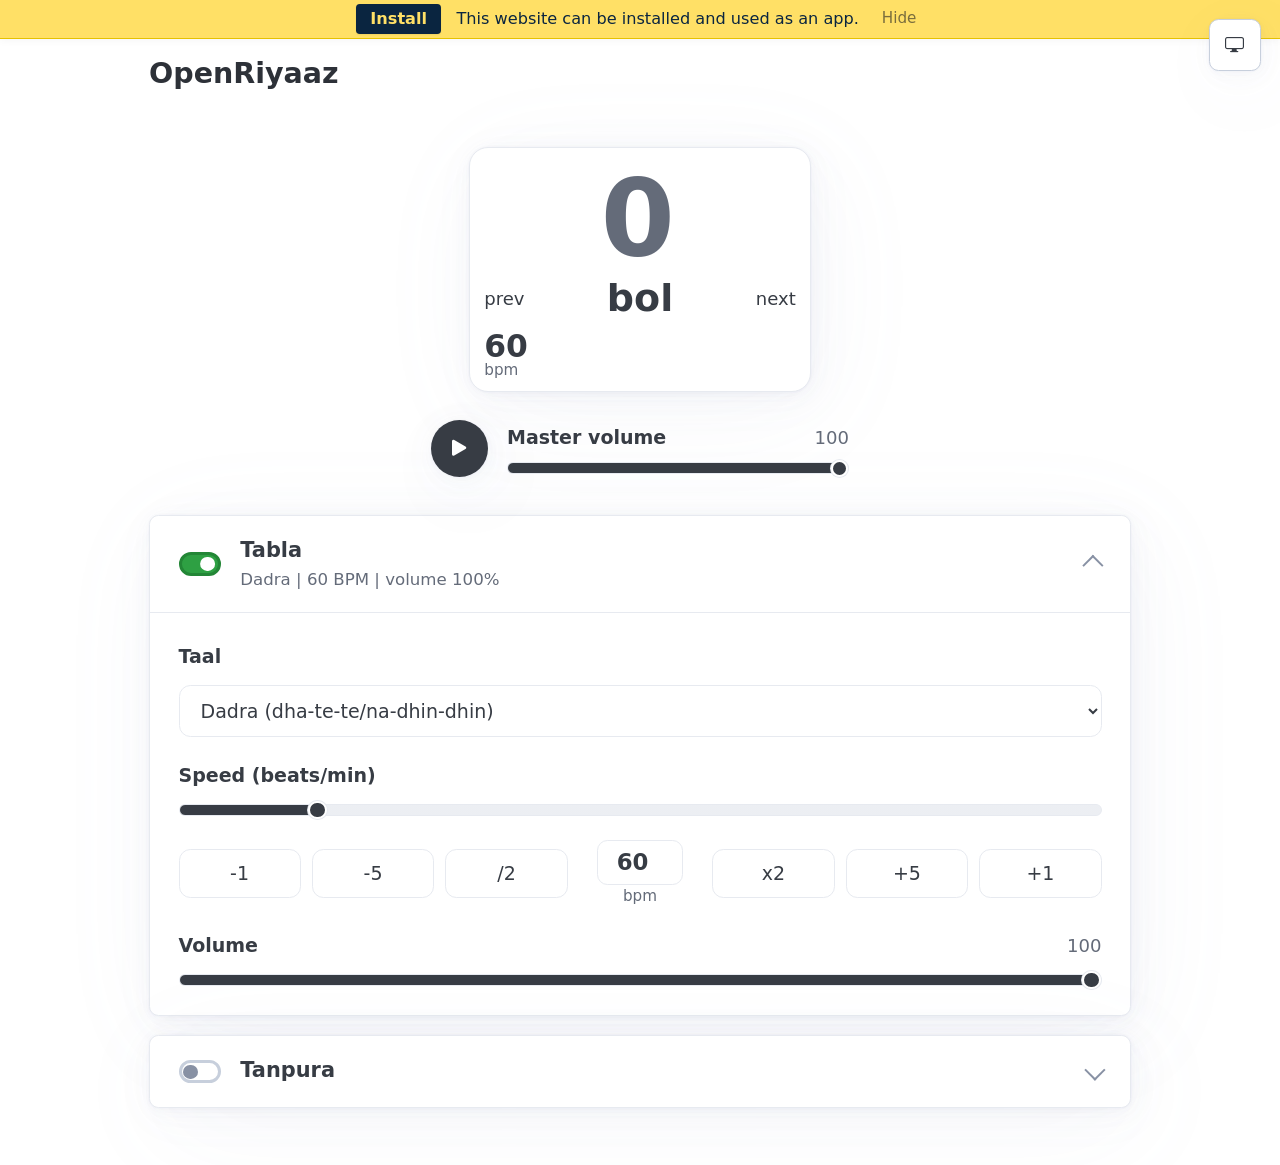
<file: index.html>
<!doctype html>
<html lang="en">

<head>
  <meta charset="UTF-8" />
  <meta name="viewport" content="width=device-width, initial-scale=1.0" />
  <meta name="description" content="OpenRiyaaz" />
  <meta name="theme-color" content="#ffffff" />
  <link rel="manifest" href="./manifest.json" />
  <link rel="icon" type="image/svg+xml" href="./assets/icons/logo.svg" />
  <link rel="icon" type="image/png" sizes="192x192" href="./assets/icons/icons/manifest-icon-192.maskable.png" />
  <link rel="apple-touch-icon" sizes="180x180" href="./assets/icons/icons/apple-icon-180.png" />
  <meta name="apple-mobile-web-app-capable" content="yes" />
  <meta name="apple-mobile-web-app-title" content="OpenRiyaaz" />
  <meta name="mobile-web-app-capable" content="yes" />
  <title>OpenRiyaaz</title>
  <link rel="stylesheet" href="https://cdn.jsdelivr.net/npm/bootstrap-icons@1.13.1/font/bootstrap-icons.min.css" />
  <link rel="stylesheet" href="./styles/style.css" />
</head>

<body>
  <div id="pwa-banner" class="pwa-banner" hidden>
    <button id="pwa-install" class="pwa-install" type="button">Install</button>
    <span>This website can be installed and used as an app.</span>
    <button id="pwa-hide" class="pwa-hide" type="button">Hide</button>
  </div>

  <div id="enable-track-prompt" class="confirm-overlay" hidden>
    <div class="confirm-dialog" role="dialog" aria-modal="true" aria-labelledby="enable-track-title">
      <h3 id="enable-track-title">No instrument is enabled</h3>
      <p>Enable Tabla and start playback now?</p>
      <div class="confirm-actions">
        <button id="enable-tabla-yes" class="confirm-primary" type="button">Yes, enable tabla</button>
        <button id="enable-tabla-no" class="confirm-secondary" type="button">No, do nothing</button>
      </div>
    </div>
  </div>

  <button id="theme-toggle" class="theme-toggle theme-toggle-floating" type="button" aria-label="Theme: System"
    title="Theme: System" data-theme-mode="auto">
    <i class="bi bi-display" aria-hidden="true"></i>
  </button>

  <header class="container site-header">
    <nav class="site-nav" aria-label="Main navigation">
      <ul class="nav-list brand-list">
        <li>
          <h1 class="site-title"><strong>OpenRiyaaz</strong></h1>
        </li>
      </ul>
    </nav>
  </header>

  <main class="container main-content">
    <section class="practice-console" aria-label="Playback console">
      <div class="practice-display" aria-label="Current playback display">
        <div class="display-count">4</div>
        <div class="display-bols-row">
          <span>Na</span>
          <span>DhaGe</span>
          <span>Tin</span>
        </div>
        <div class="display-meta-row">
          <div class="display-tempo">
            <strong>60</strong>
            <span>bpm</span>
          </div>
        </div>
      </div>

      <div class="master-controls" aria-label="Master controls">
        <button id="master-play-toggle" class="master-play-button" type="button" aria-label="Play"
          aria-pressed="false">
          <i class="bi bi-play-fill" aria-hidden="true"></i>
        </button>

        <div class="master-volume-group">
          <div class="master-volume-head">
            <label for="master-volume">Master volume</label>
            <span id="master-volume-value">100</span>
          </div>
          <input id="master-volume" class="master-volume-slider" type="range" min="0" max="100" value="100" />
        </div>
      </div>
    </section>

    <section id="accordion-list" aria-label="Practice sections"></section>
  </main>

  <script src="./scripts/ui-utils.js"></script>
  <script src="./scripts/tabla.js"></script>
  <script src="./scripts/scripts.js"></script>
</body>

</html>
</file>
<file: styles/style.css>
:root {
  color-scheme: light;
  --font-family: system-ui, "Segoe UI", Roboto, Oxygen, Ubuntu, Cantarell, Helvetica, Arial, "Helvetica Neue", sans-serif;
  --line-height: 1.5;
  --font-size: 100%;
  --font-weight: 400;
  --spacing: 1rem;
  --border-radius: 0.5rem;
  --border-width: 0.0625rem;
  --outline-width: 0.125rem;
  --transition: 0.2s ease-in-out;
  --nav-element-spacing-vertical: 1rem;
  --nav-element-spacing-horizontal: 0.5rem;
  --nav-link-spacing-vertical: 0.5rem;
  --nav-link-spacing-horizontal: 0.5rem;
  --background-color: #ffffff;
  --color: #373c44;
  --muted-color: #646b79;
  --muted-border-color: rgb(231, 234, 239.5);
  --card-background-color: #ffffff;
  --form-element-background-color: #ffffff;
  --form-element-border-color: #c7cfdc;
  --h1-color: #2d3138;
  --h2-color: #373c44;
  --select-chevron-color: rgb(136, 145, 164);
  --focus-color: rgba(2, 154, 232, 0.5);
  --box-shadow:
    0.0145rem 0.029rem 0.174rem rgba(129, 145, 181, 0.01698),
    0.0335rem 0.067rem 0.402rem rgba(129, 145, 181, 0.024),
    0.0625rem 0.125rem 0.75rem rgba(129, 145, 181, 0.03),
    0.1125rem 0.225rem 1.35rem rgba(129, 145, 181, 0.036),
    0.2085rem 0.417rem 2.502rem rgba(129, 145, 181, 0.04302),
    0.5rem 1rem 6rem rgba(129, 145, 181, 0.06),
    0 0 0 0.0625rem rgba(129, 145, 181, 0.015);
}

:root[data-theme="dark"] {
  color-scheme: dark;
  --background-color: rgb(19, 22.5, 30.5);
  --color: #c2c7d0;
  --muted-color: #7b8495;
  --muted-border-color: #202632;
  --card-background-color: #181c25;
  --form-element-background-color: rgb(28, 33, 43.5);
  --form-element-border-color: #2a3140;
  --h1-color: #f0f1f3;
  --h2-color: #e0e3e7;
  --select-chevron-color: rgb(136, 145, 164);
  --focus-color: rgba(1, 170, 255, 0.375);
  --box-shadow:
    0.0145rem 0.029rem 0.174rem rgba(7, 8.5, 12, 0.01698),
    0.0335rem 0.067rem 0.402rem rgba(7, 8.5, 12, 0.024),
    0.0625rem 0.125rem 0.75rem rgba(7, 8.5, 12, 0.03),
    0.1125rem 0.225rem 1.35rem rgba(7, 8.5, 12, 0.036),
    0.2085rem 0.417rem 2.502rem rgba(7, 8.5, 12, 0.04302),
    0.5rem 1rem 6rem rgba(7, 8.5, 12, 0.06),
    0 0 0 0.0625rem rgba(7, 8.5, 12, 0.015);
}

@media (prefers-color-scheme: dark) {
  :root:not([data-theme="light"]) {
    color-scheme: dark;
    --background-color: rgb(19, 22.5, 30.5);
    --color: #c2c7d0;
    --muted-color: #7b8495;
    --muted-border-color: #202632;
    --card-background-color: #181c25;
    --form-element-background-color: rgb(28, 33, 43.5);
    --form-element-border-color: #2a3140;
    --h1-color: #f0f1f3;
    --h2-color: #e0e3e7;
    --select-chevron-color: rgb(136, 145, 164);
    --focus-color: rgba(1, 170, 255, 0.375);
    --box-shadow:
      0.0145rem 0.029rem 0.174rem rgba(7, 8.5, 12, 0.01698),
      0.0335rem 0.067rem 0.402rem rgba(7, 8.5, 12, 0.024),
      0.0625rem 0.125rem 0.75rem rgba(7, 8.5, 12, 0.03),
      0.1125rem 0.225rem 1.35rem rgba(7, 8.5, 12, 0.036),
      0.2085rem 0.417rem 2.502rem rgba(7, 8.5, 12, 0.04302),
      0.5rem 1rem 6rem rgba(7, 8.5, 12, 0.06),
      0 0 0 0.0625rem rgba(7, 8.5, 12, 0.015);
  }
}

@media (min-width: 576px) {
  :root {
    --font-size: 106.25%;
  }
}

@media (min-width: 768px) {
  :root {
    --font-size: 112.5%;
  }
}

@media (min-width: 1024px) {
  :root {
    --font-size: 118.75%;
  }
}

*,
*::before,
*::after {
  box-sizing: border-box;
}

html {
  font-size: var(--font-size);
  -webkit-text-size-adjust: 100%;
  scroll-behavior: smooth;
}

body {
  min-height: 100vh;
  margin: 0;
  display: flex;
  flex-direction: column;
  background: var(--background-color);
  color: var(--color);
  font-family: var(--font-family);
  font-weight: var(--font-weight);
  line-height: var(--line-height);
}

main {
  flex: 1;
}

.sr-only {
  position: absolute;
  width: 1px;
  height: 1px;
  padding: 0;
  margin: -1px;
  overflow: hidden;
  clip: rect(0, 0, 0, 0);
  white-space: nowrap;
  border: 0;
}

.pwa-banner {
  display: flex;
  align-items: center;
  justify-content: center;
  gap: 0.8rem;
  flex-wrap: wrap;
  padding: 0.2rem 1rem;
  background: #ffe066;
  color: #0a2540;
  font-size: 0.85rem;
  font-weight: 500;
  border-bottom: 1px solid #e6c200;
  box-shadow: 0 2px 8px rgba(0, 0, 0, 0.04);
}

.pwa-banner[hidden] {
  display: none;
}

.pwa-install {
  margin: 0;
  padding: 0.15rem 0.75rem;
  border: none;
  border-radius: 0.2rem;
  background: #0a2540;
  color: #ffe066;
  font: inherit;
  font-size: 0.85rem;
  font-weight: 700;
  cursor: pointer;
  box-shadow: 0 1px 2px rgba(0, 0, 0, 0.07);
  transition: background-color var(--transition);
}

.pwa-install:hover {
  background: #1a2a4a;
}

.pwa-hide {
  margin: 0;
  padding: 0.15rem 0.4rem;
  border: none;
  background: transparent;
  color: #222222;
  font: inherit;
  font-size: 0.8rem;
  cursor: pointer;
  opacity: 0.6;
  transition: opacity var(--transition);
}

.pwa-hide:hover {
  opacity: 1;
}

.confirm-overlay {
  position: fixed;
  inset: 0;
  z-index: 80;
  display: grid;
  place-items: center;
  padding: 1rem;
  background: rgba(7, 10, 16, 0.55);
}

.confirm-overlay[hidden] {
  display: none;
}

.confirm-dialog {
  width: min(100%, 26rem);
  border: var(--border-width) solid var(--form-element-border-color);
  border-radius: calc(var(--border-radius) + 0.15rem);
  background: var(--card-background-color);
  color: var(--color);
  box-shadow: var(--box-shadow);
  padding: 1rem;
}

.confirm-dialog h3 {
  margin: 0 0 0.35rem;
  font-size: 1rem;
  color: var(--h1-color);
}

.confirm-dialog p {
  margin: 0 0 0.85rem;
  color: var(--muted-color);
  font-size: 0.95rem;
}

.confirm-actions {
  display: flex;
  gap: 0.55rem;
  justify-content: flex-end;
  flex-wrap: wrap;
}

.confirm-actions button {
  margin: 0;
  border: var(--border-width) solid var(--form-element-border-color);
  border-radius: 0.45rem;
  padding: 0.45rem 0.75rem;
  font: inherit;
  font-size: 0.85rem;
  cursor: pointer;
  transition: background-color var(--transition), border-color var(--transition), color var(--transition);
}

.confirm-primary {
  background: var(--h1-color);
  border-color: var(--h1-color);
  color: var(--background-color);
}

.confirm-secondary {
  background: var(--form-element-background-color);
  color: var(--color);
}

h1,
h2,
p {
  margin-top: 0;
}

h1,
h2,
strong {
  font-weight: 700;
}

h1 {
  color: var(--h1-color);
  font-size: 1.5rem;
  line-height: 1.125;
}

h2 {
  margin-bottom: 2rem;
  color: var(--h2-color);
  font-size: 1.75rem;
  line-height: 1.15;
}

p {
  margin-bottom: 1rem;
}

small {
  font-size: 0.875em;
}

.container {
  width: min(100%, 1020px);
  margin: 0 auto;
  padding-right: 1rem;
  padding-left: 1rem;
}

.site-header {
  padding-top: 0;
}

.site-nav,
.nav-list {
  display: flex;
  align-items: center;
}

.site-nav {
  justify-content: space-between;
  overflow: visible;
}

.nav-list {
  margin: 0;
  padding: 0;
  list-style: none;
}

.brand-list {
  margin-left: calc(var(--nav-element-spacing-horizontal) * -1);
}

.controls-list {
  margin-right: calc(var(--nav-element-spacing-horizontal) * -1);
}

.nav-list li {
  display: inline-flex;
  align-items: center;
  gap: 0.5rem;
  padding: var(--nav-element-spacing-vertical) var(--nav-element-spacing-horizontal);
}

.site-title {
  margin-bottom: 0;
}

.theme-toggle {
  position: relative;
  display: inline-flex;
  align-items: center;
  justify-content: center;
  width: 2.75rem;
  height: 2.75rem;
  margin: 0;
  padding: 0;
  border: var(--border-width) solid var(--form-element-border-color);
  border-radius: var(--border-radius);
  background-color: var(--form-element-background-color);
  color: var(--color);
  font: inherit;
  line-height: 1;
  cursor: pointer;
  transition:
    border-color var(--transition),
    box-shadow var(--transition),
    background-color var(--transition),
    color var(--transition);
}

.theme-toggle:hover {
  background-color: var(--card-background-color);
}

.theme-toggle:focus {
  outline: none;
  border-color: var(--focus-color);
  box-shadow: 0 0 0 var(--outline-width) var(--focus-color);
}

.theme-toggle i {
  font-size: 1rem;
}

.theme-toggle-floating {
  position: fixed;
  top: 1rem;
  right: 1rem;
  z-index: 30;
  box-shadow: var(--box-shadow);
  opacity: 1;
  transform: translateY(0);
  transition:
    border-color var(--transition),
    box-shadow var(--transition),
    background-color var(--transition),
    color var(--transition),
    opacity var(--transition),
    transform var(--transition);
}

.theme-toggle-floating.is-hidden {
  opacity: 0;
  transform: translateY(-0.75rem);
  pointer-events: none;
}

.practice-console {
  margin-bottom: 2rem;
}

.practice-display {
  width: min(100%, 18rem);
  margin: 0 auto 1.5rem;
  padding: 0.75rem 0.75rem 0.6rem;
  border: 1px solid var(--muted-border-color);
  border-radius: 1rem;
  background: var(--card-background-color);
  box-shadow: var(--box-shadow);
  color: var(--muted-color);
}

.display-status-row,
.display-meta-row,
.display-bols-row {
  display: flex;
  align-items: center;
  justify-content: space-between;
}

.display-status-row {
  min-height: 1.5rem;
}

.display-status-dot {
  width: 0.8rem;
  height: 0.8rem;
  border: 0.2rem solid var(--muted-color);
  border-radius: 50%;
}

.display-expand-button {
  display: inline-flex;
  align-items: center;
  justify-content: center;
  width: 1.9rem;
  height: 1.9rem;
  padding: 0;
  border: none;
  background: transparent;
  color: var(--muted-color);
  font-size: 1rem;
  cursor: pointer;
}

.display-count {
  margin: 0.35rem 0 0.15rem;
  color: var(--muted-color);
  font-size: clamp(4rem, 14vw, 5.6rem);
  line-height: 0.95;
  text-align: center;
  font-weight: 700;
  letter-spacing: 0.04em;
}

.display-bols-row {
  display: grid;
  grid-template-columns: minmax(0, 1fr) auto minmax(0, 1fr);
  align-items: center;
  gap: 0.75rem;
  margin-top: -0.15rem;
  color: var(--color);
  font-size: 0.95rem;
}

.display-bols-row span:first-child {
  justify-self: start;
  text-align: left;
}

.display-bols-row span:nth-child(2) {
  justify-self: center;
  text-align: center;
}

.display-bols-row span:last-child {
  justify-self: end;
  text-align: right;
}

.display-bols-row span:nth-child(2) {
  color: var(--h2-color);
  font-size: 2rem;
  font-weight: 700;
}

.display-meta-row {
  margin-top: 0.2rem;
}

.display-tempo {
  display: flex;
  flex-direction: column;
  color: var(--color);
  line-height: 1.05;
}

.display-tempo strong {
  font-size: 1.65rem;
}

.display-tempo span,
.display-scale {
  color: var(--muted-color);
  font-size: 0.8rem;
}

.display-scale {
  align-self: flex-end;
  font-size: 1.6rem;
  line-height: 1;
}

.master-controls {
  display: flex;
  align-items: center;
  justify-content: center;
  gap: 1rem;
  width: min(100%, 22rem);
  margin: 0 auto;
}

.master-play-button {
  display: inline-flex;
  align-items: center;
  justify-content: center;
  width: 3rem;
  height: 3rem;
  padding: 0;
  border: 1px solid transparent;
  border-radius: 50%;
  background: var(--color);
  color: var(--background-color);
  font-size: 1.5rem;
  box-shadow: var(--box-shadow);
  cursor: pointer;
  transition:
    transform var(--transition),
    background-color var(--transition),
    color var(--transition),
    border-color var(--transition);
}

.master-play-button:hover {
  transform: translateY(-1px);
}

.master-play-button[aria-pressed="true"] {
  background: var(--h2-color);
}

.master-volume-group {
  display: grid;
  gap: 0.55rem;
  flex: 1;
}

.master-volume-head {
  display: flex;
  align-items: center;
  justify-content: space-between;
  gap: 1rem;
}

.master-volume-head label {
  color: var(--color);
  font-weight: 600;
}

.master-volume-head span {
  color: var(--muted-color);
  font-size: 0.95rem;
}

.master-volume-slider {
  --slider-fill-percent: 82%;
  width: 100%;
  flex: 1;
  margin: 0;
  appearance: none;
  height: 0.65rem;
  border-radius: 999px;
  border: 1px solid var(--muted-border-color);
  background: linear-gradient(
    90deg,
    var(--h2-color) 0%,
    var(--h2-color) var(--slider-fill-percent),
    color-mix(in srgb, var(--muted-border-color) 78%, transparent) var(--slider-fill-percent),
    color-mix(in srgb, var(--muted-border-color) 78%, transparent) 100%
  );
  outline: none;
}

.master-volume-slider::-webkit-slider-thumb {
  appearance: none;
  width: 0.9rem;
  height: 0.9rem;
  border: 2px solid var(--background-color);
  border-radius: 999px;
  background: var(--h2-color);
  box-shadow: 0 0 0 1px var(--muted-border-color);
  cursor: pointer;
}

.master-volume-slider::-moz-range-track {
  height: 0.65rem;
  border-radius: 999px;
  border: 1px solid var(--muted-border-color);
  background: color-mix(in srgb, var(--muted-border-color) 78%, transparent);
}

.master-volume-slider::-moz-range-progress {
  height: 0.65rem;
  border-radius: 999px;
  background: var(--h2-color);
}

.master-volume-slider::-moz-range-thumb {
  width: 0.9rem;
  height: 0.9rem;
  border: 2px solid var(--background-color);
  border-radius: 999px;
  background: var(--h2-color);
  box-shadow: 0 0 0 1px var(--muted-border-color);
  cursor: pointer;
}

.main-content {
  padding-top: 2rem;
  padding-bottom: 2rem;
}

.accordion-card {
  margin-bottom: 1rem;
  overflow: hidden;
  border: 1px solid var(--muted-border-color);
  border-radius: var(--border-radius);
  background: var(--card-background-color);
  box-shadow: var(--box-shadow);
}

.accordion-card details {
  margin: 0;
}

.accordion-card summary {
  display: flex;
  align-items: center;
  padding: 1rem 1.5rem;
  margin: 0;
  list-style: none;
  background: var(--form-element-background-color);
  border-radius: var(--border-radius);
  cursor: pointer;
  transition:
    background-color var(--transition),
    border-color var(--transition);
}

.accordion-card summary::-webkit-details-marker {
  display: none;
}

.accordion-card details[open] summary {
  margin-bottom: 0;
  border-bottom: 1px solid var(--muted-border-color);
  border-bottom-right-radius: 0;
  border-bottom-left-radius: 0;
}

.summary-content {
  display: flex;
  align-items: center;
  gap: 1rem;
  width: 100%;
}

.summary-content::after {
  content: "";
  margin-left: auto;
  width: 0.8rem;
  height: 0.8rem;
  border-right: 2px solid var(--select-chevron-color);
  border-bottom: 2px solid var(--select-chevron-color);
  transform: rotate(45deg) translateY(-0.1rem);
  transition: transform var(--transition);
}

.accordion-card details[open] .summary-content::after {
  transform: rotate(225deg) translateY(-0.05rem);
}

.accordion-header-text {
  display: flex;
  flex-direction: column;
  gap: 0.1rem;
}

.accordion-header-text strong {
  display: block;
  font-size: 1.1rem;
  color: var(--color);
}

.accordion-description {
  color: var(--muted-color);
  font-weight: 400;
}

.accordion-content {
  padding: 1.5rem;
}

.accordion-content p:last-child {
  margin-bottom: 0;
}

.instrument-panel {
  display: grid;
  gap: 1.25rem;
}

.instrument-panel-header {
  display: flex;
  flex-direction: column;
  gap: 0.2rem;
}

.instrument-panel-title {
  font-size: 1.15rem;
  color: var(--color);
}

.instrument-panel-subtitle {
  color: var(--muted-color);
  font-size: 0.9rem;
}

.instrument-control-block {
  display: grid;
  gap: 0.75rem;
}

.instrument-control-head {
  display: flex;
  align-items: center;
  justify-content: space-between;
  gap: 1rem;
}

.instrument-control-head label {
  color: var(--color);
  font-weight: 600;
}

.instrument-control-head span {
  color: var(--muted-color);
  font-size: 0.95rem;
}

.instrument-select {
  width: 100%;
  margin: 0;
  padding: 0.7rem 0.9rem;
  border: 1px solid var(--muted-border-color);
  border-radius: 0.6rem;
  background: var(--form-element-background-color);
  color: var(--color);
  font: inherit;
}

.instrument-select:focus {
  outline: none;
  border-color: var(--focus-color);
  box-shadow: 0 0 0 var(--outline-width) var(--focus-color);
}

.instrument-slider {
  --slider-fill-percent: 82%;
  width: 100%;
  margin: 0;
  appearance: none;
  height: 0.65rem;
  border-radius: 999px;
  border: 1px solid var(--muted-border-color);
  background: linear-gradient(
    90deg,
    var(--h2-color) 0%,
    var(--h2-color) var(--slider-fill-percent),
    color-mix(in srgb, var(--muted-border-color) 78%, transparent) var(--slider-fill-percent),
    color-mix(in srgb, var(--muted-border-color) 78%, transparent) 100%
  );
  outline: none;
}

.instrument-slider::-webkit-slider-thumb {
  appearance: none;
  width: 0.95rem;
  height: 0.95rem;
  border: 2px solid var(--background-color);
  border-radius: 999px;
  background: var(--h2-color);
  box-shadow: 0 0 0 1px var(--muted-border-color);
  cursor: pointer;
}

.instrument-slider::-moz-range-track {
  height: 0.65rem;
  border-radius: 999px;
  border: 1px solid var(--muted-border-color);
  background: color-mix(in srgb, var(--muted-border-color) 78%, transparent);
}

.instrument-slider::-moz-range-progress {
  height: 0.65rem;
  border-radius: 999px;
  background: var(--h2-color);
}

.instrument-slider::-moz-range-thumb {
  width: 0.95rem;
  height: 0.95rem;
  border: 2px solid var(--background-color);
  border-radius: 999px;
  background: var(--h2-color);
  box-shadow: 0 0 0 1px var(--muted-border-color);
  cursor: pointer;
}

.instrument-slider:disabled {
  opacity: 0.5;
  cursor: not-allowed;
  background: linear-gradient(
    90deg,
    color-mix(in srgb, var(--muted-border-color) 75%, transparent) 0%,
    color-mix(in srgb, var(--muted-border-color) 75%, transparent) 100%
  );
}

.instrument-slider:disabled::-webkit-slider-thumb {
  background: var(--muted-color);
  border-color: color-mix(in srgb, var(--background-color) 85%, var(--muted-color) 15%);
  cursor: not-allowed;
}

.instrument-slider:disabled::-moz-range-thumb {
  background: var(--muted-color);
  border-color: color-mix(in srgb, var(--background-color) 85%, var(--muted-color) 15%);
  cursor: not-allowed;
}

.instrument-slider:disabled::-moz-range-progress,
.instrument-slider:disabled::-moz-range-track {
  background: color-mix(in srgb, var(--muted-border-color) 75%, transparent);
}

.bpm-stepper {
  display: grid;
  grid-template-columns: repeat(7, minmax(0, 1fr));
  align-items: center;
  gap: 0.6rem;
}

.bpm-stepper button {
  min-height: 2.5rem;
  padding: 0.5rem 0.35rem;
  border: 1px solid var(--muted-border-color);
  border-radius: 0.6rem;
  background: var(--form-element-background-color);
  color: var(--color);
  font: inherit;
  cursor: pointer;
  transition:
    background-color var(--transition),
    border-color var(--transition),
    transform var(--transition);
}

.bpm-stepper button:hover {
  transform: translateY(-1px);
  background: color-mix(in srgb, var(--card-background-color) 88%, var(--muted-border-color) 12%);
}

.bpm-stepper-readout {
  display: flex;
  flex-direction: column;
  align-items: center;
  justify-content: center;
  min-height: 2.5rem;
  color: var(--color);
  text-align: center;
}

.bpm-stepper-readout strong {
  font-size: 1.35rem;
  line-height: 1;
}

.bpm-stepper-input {
  width: 4.5rem;
  padding: 0.45rem 0.5rem;
  border: 1px solid var(--muted-border-color);
  border-radius: 0.55rem;
  background: var(--form-element-background-color);
  color: var(--color);
  font: inherit;
  font-size: 1.2rem;
  font-weight: 700;
  line-height: 1;
  text-align: center;
}

.bpm-stepper-input:focus {
  outline: none;
  border-color: var(--focus-color);
  box-shadow: 0 0 0 var(--outline-width) var(--focus-color);
}

.bpm-stepper-readout span {
  color: var(--muted-color);
  font-size: 0.8rem;
}

.accordion-switch {
  position: relative;
  flex: 0 0 auto;
  width: 2.25rem;
  height: 1.25rem;
  margin: 0;
  border: 0.1875rem solid var(--form-element-border-color);
  border-radius: 999px;
  background: transparent;
  cursor: pointer;
  appearance: none;
  transition:
    background-color var(--transition),
    border-color var(--transition),
    box-shadow var(--transition);
}

.accordion-switch::before {
  content: "";
  position: absolute;
  top: 50%;
  left: 0.1rem;
  width: 0.75rem;
  height: 0.75rem;
  border-radius: 50%;
  background: var(--select-chevron-color);
  transform: translate(0, -50%);
  transition:
    transform var(--transition),
    background-color var(--transition);
}

.accordion-switch:checked {
  background-color: #2ea043;
  border-color: #238636;
}

.accordion-switch:checked::before {
  background: #ffffff;
  transform: translate(0.9rem, -50%);
}

.accordion-switch:focus-visible {
  outline: none;
  box-shadow: 0 0 0 var(--outline-width) rgba(46, 160, 67, 0.25);
}

@media (max-width: 640px) {
  .site-nav {
    justify-content: flex-start;
  }

  .accordion-card summary,
  .accordion-content {
    padding-right: 1rem;
    padding-left: 1rem;
  }

  .bpm-stepper {
    grid-template-columns: repeat(4, minmax(0, 1fr));
  }

  .bpm-stepper-readout {
    grid-column: span 4;
    order: -1;
  }

  .theme-toggle-floating {
    top: 0.75rem;
    right: 0.75rem;
  }

  .master-controls {
    gap: 0.75rem;
  }
}
</file>
